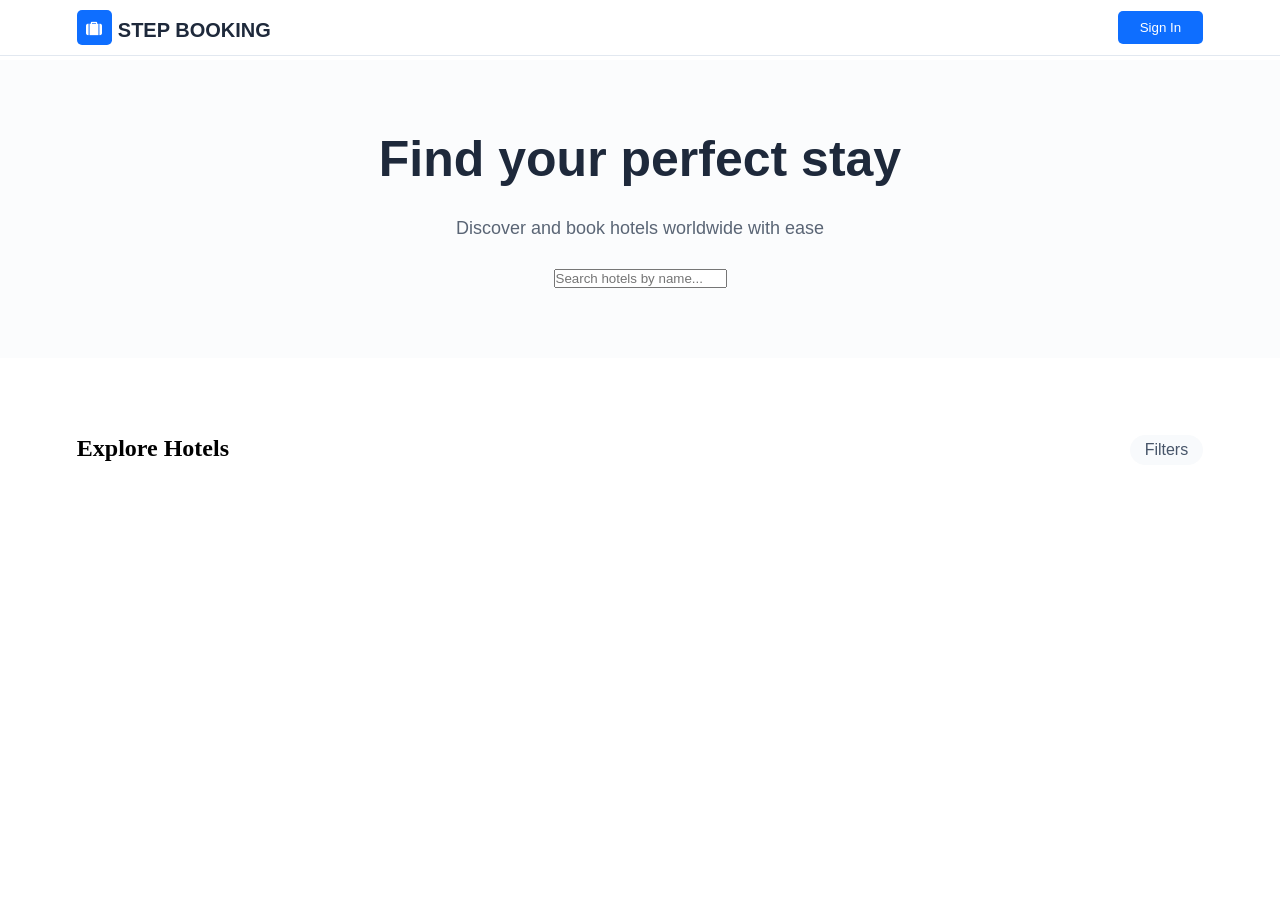
<file: HTML/index.html>
<!doctype html>
<html lang="en">
  <head>
    <meta charset="UTF-8" />
    <meta name="viewport" content="width=device-width, initial-scale=1.0" />
    <title>STEP Booking</title>
    <link
      rel="stylesheet"
      href="https://cdnjs.cloudflare.com/ajax/libs/font-awesome/4.7.0/css/font-awesome.min.css"
    />
    <link rel="stylesheet" href="/CSS/pages/main.css" />
    <link rel="stylesheet" href="/CSS/pages/index.css" />
  </head>
  <body>
    <header>
      <a href="/HTML/index.html">
        <div>
          <i class="fa fa-solid fa-suitcase"></i>
        </div>
        <h2>STEP BOOKING</h2>
      </a>

      <div class="nav" id="loggedOut">
        <a href="/HTML/auth/signin.html">
          <button class="signInBtn">Sign In</button>
        </a>

        <button class="burger" id="burgerMenu">
          <i class="fa fa-solid fa-bars"></i>
        </button>

        <nav class="navInactive" id="respNavMenu">
          <a href="/HTML/index.html"><button>Home</button></a>
          <div class="dividerDiv"></div>
          <a href="/HTML/auth/signin.html"><button>Sign In</button></a>
          <a href="/HTML/auth/signup.html"><button>Register</button></a>
        </nav>
      </div>

      <div class="nav" id="loggedIn">
        <a href="/HTML/profile/user.html">
          <button class="userPage" id="userPfpCont"><p id="userPfp"></p></button>
        </a>

        <button class="burger" id="burgerMenuLoggedIn">
          <i class="fa fa-solid fa-bars"></i>
        </button>

        <nav class="navInactive" id="respNavMenuLoggedIn">
          <a href="/HTML/index.html"><button>Home</button></a>
          <div class="dividerDiv"></div>
          <a href="/HTML/profile/user.html"><button>Sign In</button></a>
          <a href="/HTML/profile/reservations.html"
            ><button>Register</button></a
          >
          <button id="logoutBtn" class="logoutBtn">Log Out</button>
        </nav>
      </div>
    </header>

    <main>
      <section class="heroSect">
        <h2>Find your perfect stay</h2>
        <p>Discover and book hotels worldwide with ease</p>
        <div class="searchBarDiv">
          <input
            type="text"
            name=""
            id="searchBar"
            placeholder="Search hotels by name..."
          />
        </div>
      </section>

      <section class="hotelsSect">
        <div class="exploreDiv">
          <h2>Explore Hotels</h2>
          <button id="filtersBtn" class="filersBtn">Filters</button>
        </div>
        <div id="appliedFilters"></div>
        <div id="filtersMenu" class="filtersMenu"></div>
        <div id="hotelContainer" class="hotelscont">
          <!-- <a href="">
            <div> <div>
            <i class="fa-solid fa-star"></i>
            <p></p>
          </div>
              <img src="" alt="" />
              <h3></h3>
              <div>
                <div></div>
                <p>rooms</p>
              </div>
            </div>
          </a> -->
        </div>
      </section>
    </main>
  </body>
  <script type="module" src="/JS/PRODUCTS/HOTELS.js"></script>
  <script type="module" src="/JS/HEADERLOAD.js"></script>
</html>
</file>
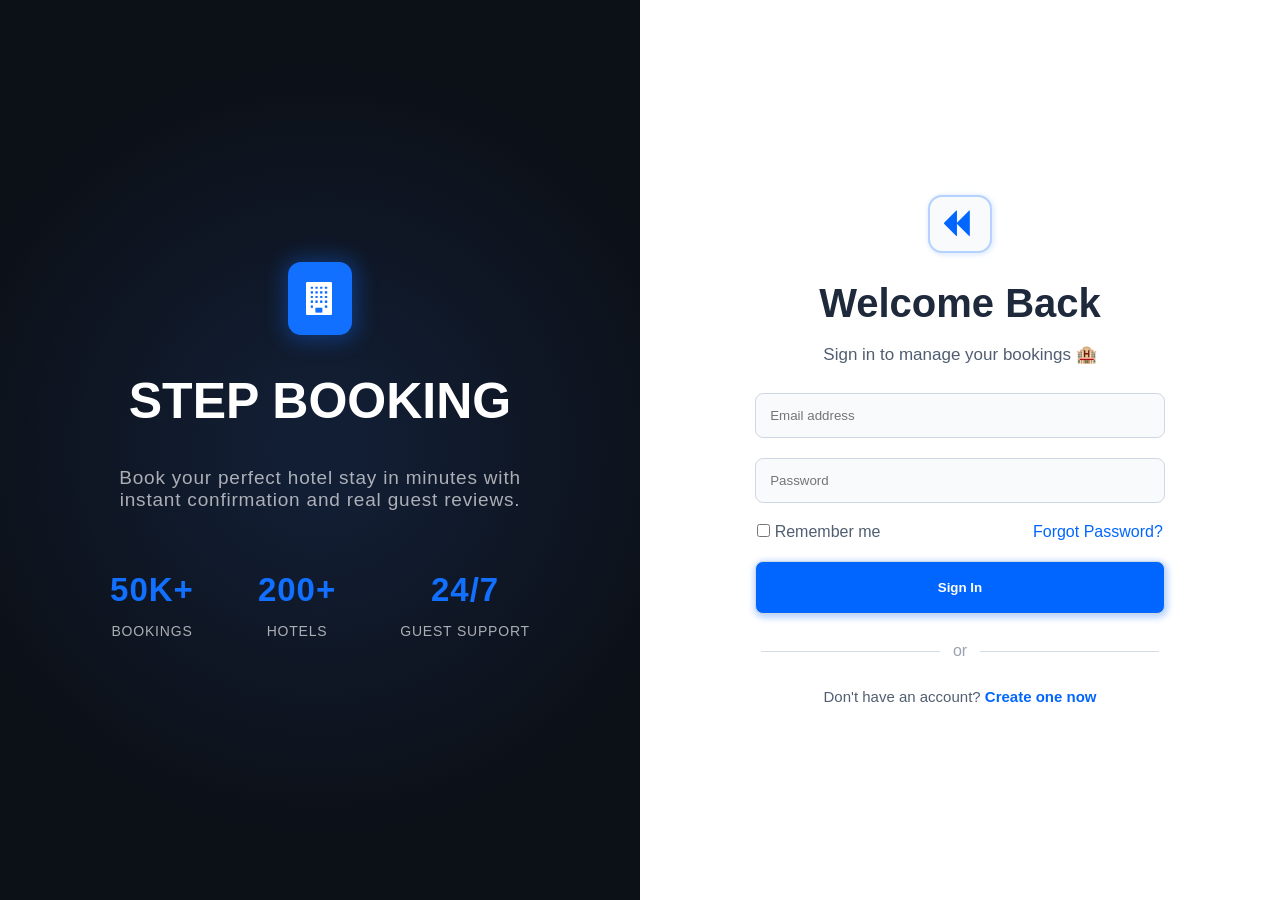
<file: HTML/auth/signin.html>
<!doctype html>
<html lang="en">
  <head>
    <meta charset="UTF-8" />
    <meta name="viewport" content="width=device-width, initial-scale=1.0" />
    <title>Sign In</title>
    <link
      rel="stylesheet"
      href="https://cdnjs.cloudflare.com/ajax/libs/font-awesome/4.7.0/css/font-awesome.min.css"
    />
    <link rel="stylesheet" href="/CSS/pages/registration/signin.css" />
  </head>
  <body>
    <section class="asideSect">
      <div class="titles">
        <div>
          <i class="fa fa-regular fa-building"></i>
        </div>
        <h2>STEP BOOKING</h2>
        <p>
          Book your perfect hotel stay in minutes with instant confirmation and
          real guest reviews.
        </p>
      </div>

      <div class="info">
        <div>
          <h3>50K+</h3>
          <p>Bookings</p>
        </div>

        <div>
          <h3>200+</h3>
          <p>Hotels</p>
        </div>

        <div>
          <h3>24/7</h3>
          <p>Guest Support</p>
        </div>
      </div>
    </section>

    <section class="formSect">
      <div class="topDiv">
        <a href="/HTML/index.html"
          ><button>
            <i class="fa fa-solid fa-backward"></i>
          </button>
        </a>

        <h2>Welcome Back</h2>
        <p>Sign in to manage your bookings 🏨</p>
      </div>

      <form action="" id="signInForm">
        <input
          type="email"
          name=""
          id="signInEmailVal"
          placeholder="Email address"
          required
        />
        <input
          type="password"
          name=""
          id="signInPasswordVal"
          placeholder="Password"
          required
        />
        <div>
          <div class="rememberDiv">
            <input type="checkbox" name="rememberme" id="signInRememberMe" />
            <label for="rememberme">Remember me</label>
          </div>
          <a href="/HTML/auth/forgot-password.html">forgot password?</a>
        </div>
        <input type="submit" name="" id="" value="Sign In" class="sumbitBtn" />
      </form>

      <div class="divider">
        <div></div>
        <p>or</p>
        <div></div>
      </div>

      <div class="signUpDiv">
        <p>
          Don't have an account?
          <span><a href="signup.html">Create one now</a></span>
        </p>
      </div>
    </section>
  </body>
  <script type="module" src="/JS/AUTH/SIGNIN.js"></script>
</html>
</file>
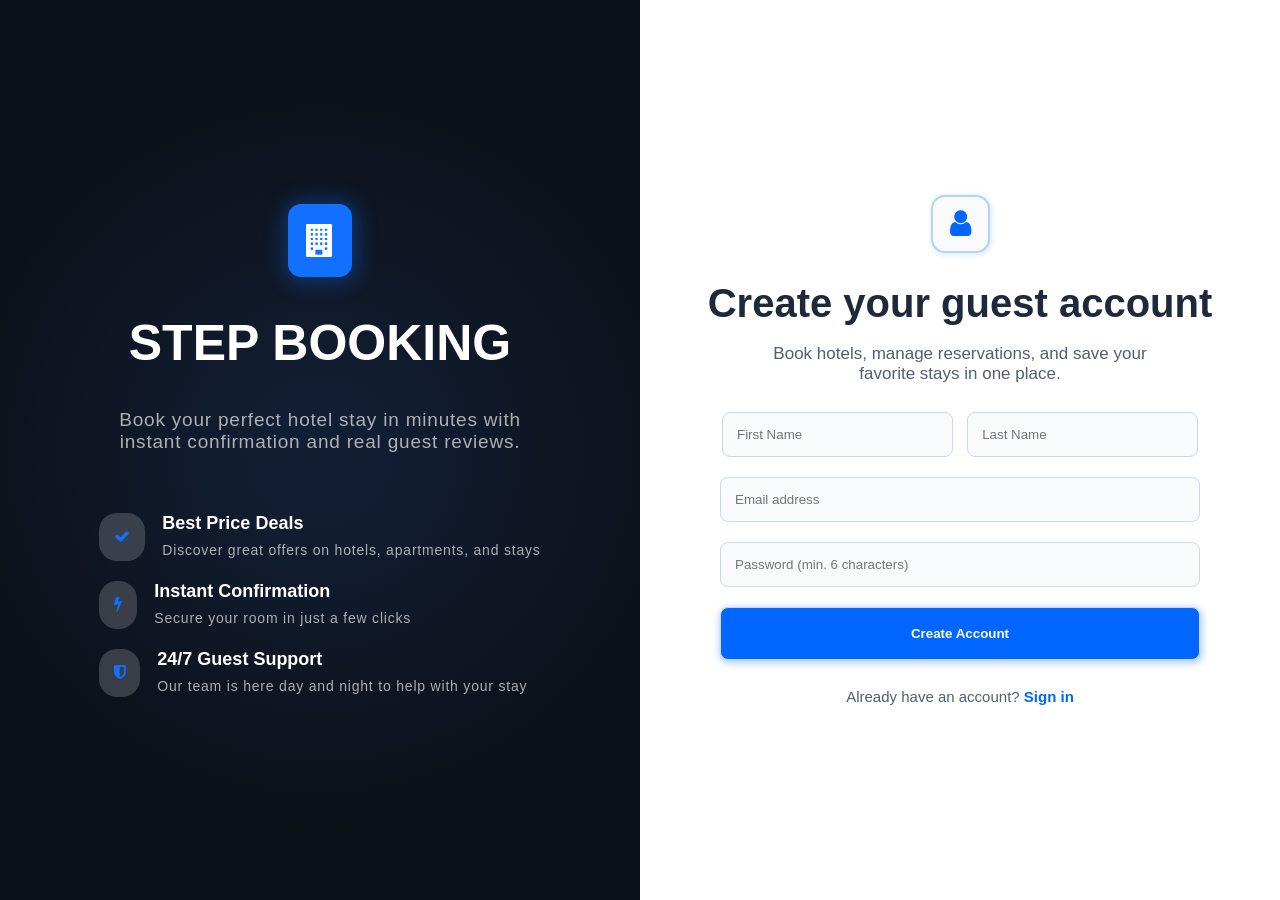
<file: HTML/auth/signup.html>
<!doctype html>
<html lang="en">
  <head>
    <meta charset="UTF-8" />
    <meta name="viewport" content="width=device-width, initial-scale=1.0" />
    <title>Sign Up</title>
   <link rel="stylesheet" href="https://cdnjs.cloudflare.com/ajax/libs/font-awesome/4.7.0/css/font-awesome.min.css">
    <link rel="stylesheet" href="/CSS/pages/registration/signup.css" />
  </head>
  <body>
    <section class="asideSect">
      <div class="titles">
        <div>
          <i class="fa fa-regular fa-building"></i>
        </div>
        <h2>STEP BOOKING</h2>
        <p>
          Book your perfect hotel stay in minutes with instant confirmation and
          real guest reviews.
        </p>
      </div>

      <div class="info">
        <div>
          <div class="iconDiv">
            <i class="fa fa-solid fa-check"></i>
          </div>
          <div class="textDiv">
            <h3>Best Price Deals</h3>
            <p>Discover great offers on hotels, apartments, and stays</p>
          </div>
        </div>

        <div>
          <div class="iconDiv">
            <i class="fa fa-solid fa-bolt"></i>
          </div>
          <div class="textDiv">
            <h3>Instant Confirmation</h3>
            <p>Secure your room in just a few clicks</p>
          </div>
        </div>

        <div>
          <div class="iconDiv">
            <i class="fa fa-solid fa-shield"></i>
          </div>
          <div class="textDiv">
            <h3>24/7 Guest Support</h3>
            <p>Our team is here day and night to help with your stay</p>
          </div>
        </div>
      </div>
    </section>

    <section class="formSect">
      <div class="topDiv">
        <a href="/HTML/index.html"
          ><button>
            <i class="fa fa-regular fa-user"></i></button
        ></a>

        <h2>Create your guest account</h2>
        <p>
          Book hotels, manage reservations, and save your favorite stays in one
          place.
        </p>
      </div>

      <form action="" id="regForm">
        <div class="names">
          <input
            type="text"
            name=""
            id="regFistNameInp"
            placeholder="First Name"
          />
          <input
            type="text"
            name=""
            id="regLastNameInp"
            placeholder="Last Name"
          />
        </div>
        <input
          type="email"
          name=""
          id="regEmailInp"
          placeholder="Email address"
        />
        <input
          type="password"
          name=""
          id="regPasswordInp"
          placeholder="Password (min. 6 characters)"
        />
        <input
          type="submit"
          name=""
          id="regSubmit"
          value="Create Account"
          class="sumbitBtn"
        />
      </form>
      <div class="signUpDiv">
        <p>
          Already have an account?
          <span><a href="signin.html">Sign in</a></span>
        </p>
      </div>
    </section>
  </body>

  <script type="module" src="/JS/AUTH/REGISTER.js"></script>
</html>
</file>
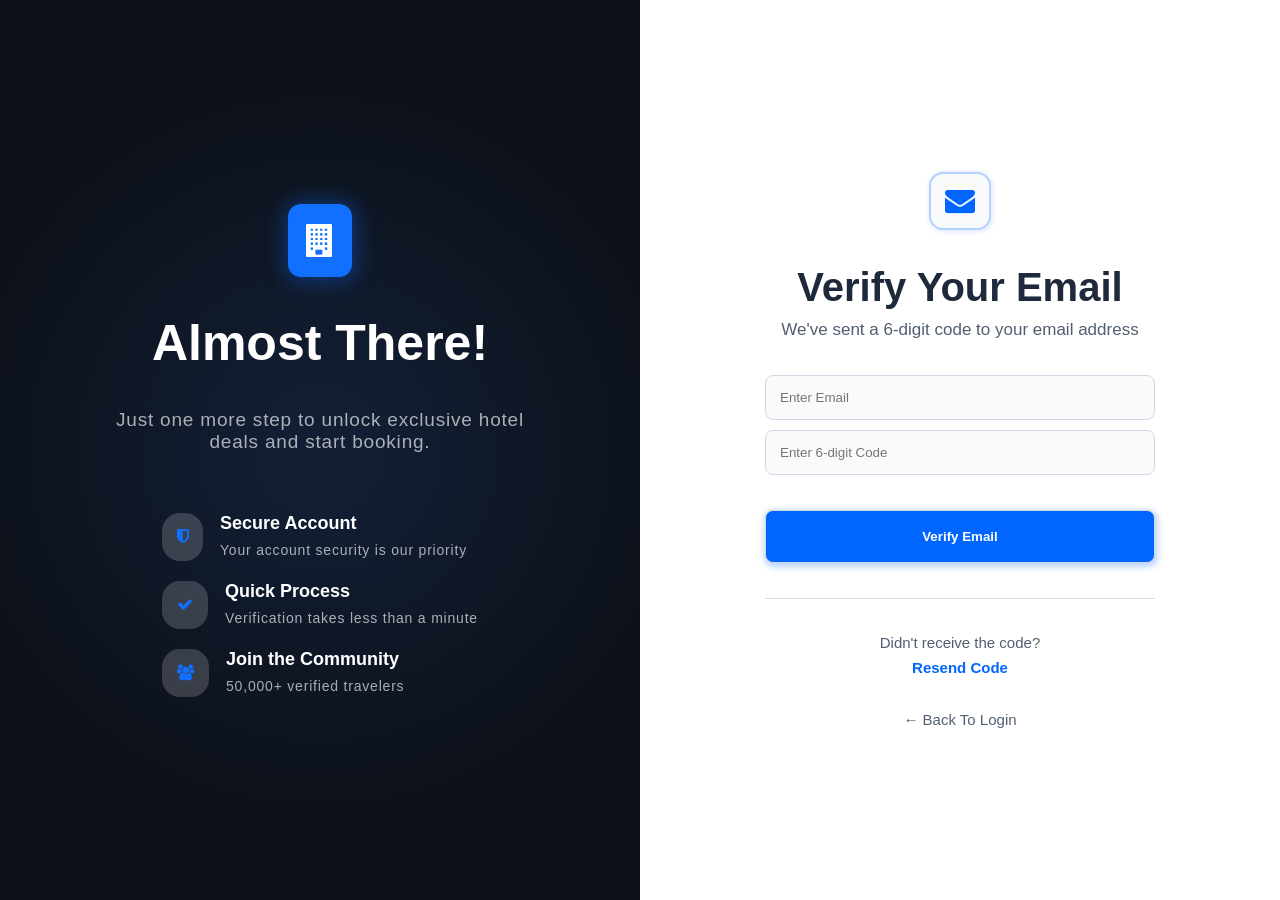
<file: HTML/auth/verification.html>
<!doctype html>
<html lang="en">
  <head>
    <meta charset="UTF-8" />
    <meta name="viewport" content="width=device-width, initial-scale=1.0" />
    <title>Verify</title>
    <link
      rel="stylesheet"
      href="https://cdnjs.cloudflare.com/ajax/libs/font-awesome/4.7.0/css/font-awesome.min.css"
    />
    <link rel="stylesheet" href="/CSS/pages/registration/verification.css" />
  </head>
  <body>
    <section class="asideSect">
      <div class="titles">
        <div>
          <i class="fa fa-regular fa-building"></i>
        </div>
        <h2>Almost There!</h2>
        <p>
          Just one more step to unlock exclusive hotel deals and start booking.
        </p>
      </div>

      <div class="info">
        <div>
          <div class="iconDiv">
            <i class="fa fa-solid fa-shield"></i>
          </div>
          <div class="textDiv">
            <h3>Secure Account</h3>
            <p>Your account security is our priority</p>
          </div>
        </div>

        <div>
          <div class="iconDiv">
            <i class="fa fa-solid fa-check"></i>
          </div>
          <div class="textDiv">
            <h3>Quick Process</h3>
            <p>Verification takes less than a minute</p>
          </div>
        </div>

        <div>
          <div class="iconDiv">
            <i class="fa fa-solid fa-users"></i>
          </div>
          <div class="textDiv">
            <h3>Join the Community</h3>
            <p>50,000+ verified travelers</p>
          </div>
        </div>
      </div>
    </section>

    <section class="formSect">
      <div class="iconDiv">
        <i class="fa fa-regular fa-envelope"></i>
      </div>

      <div class="topDiv">
        <h2>Verify Your Email</h2>
        <p>We've sent a 6-digit code to your email address</p>
      </div>

      <form action="" id="verifForm">
        <input type="email" name="" id="verifEmail" placeholder="Enter Email" />
        <input
          type="text"
          name=""
          id="verifCode"
          placeholder="Enter 6-digit Code"
        />
        <input
          type="submit"
          name=""
          id=""
          class="sumbitBtn"
          value="Verify Email"
        />
      </form>

      <div class="dividerDiv"></div>

      <div class="resendDiv">
        <p>Didn't receive the code?</p>
        <button id="resend">Resend Code</button>
      </div>

      <a href="/HTML/auth/signin.html" class="backToLoginBtn"
        ><button>← Back To Login</button></a
      >
    </section>
  </body>
  <script type="module" src="/JS/AUTH/VERIFY.js"></script>
</html>
</file>
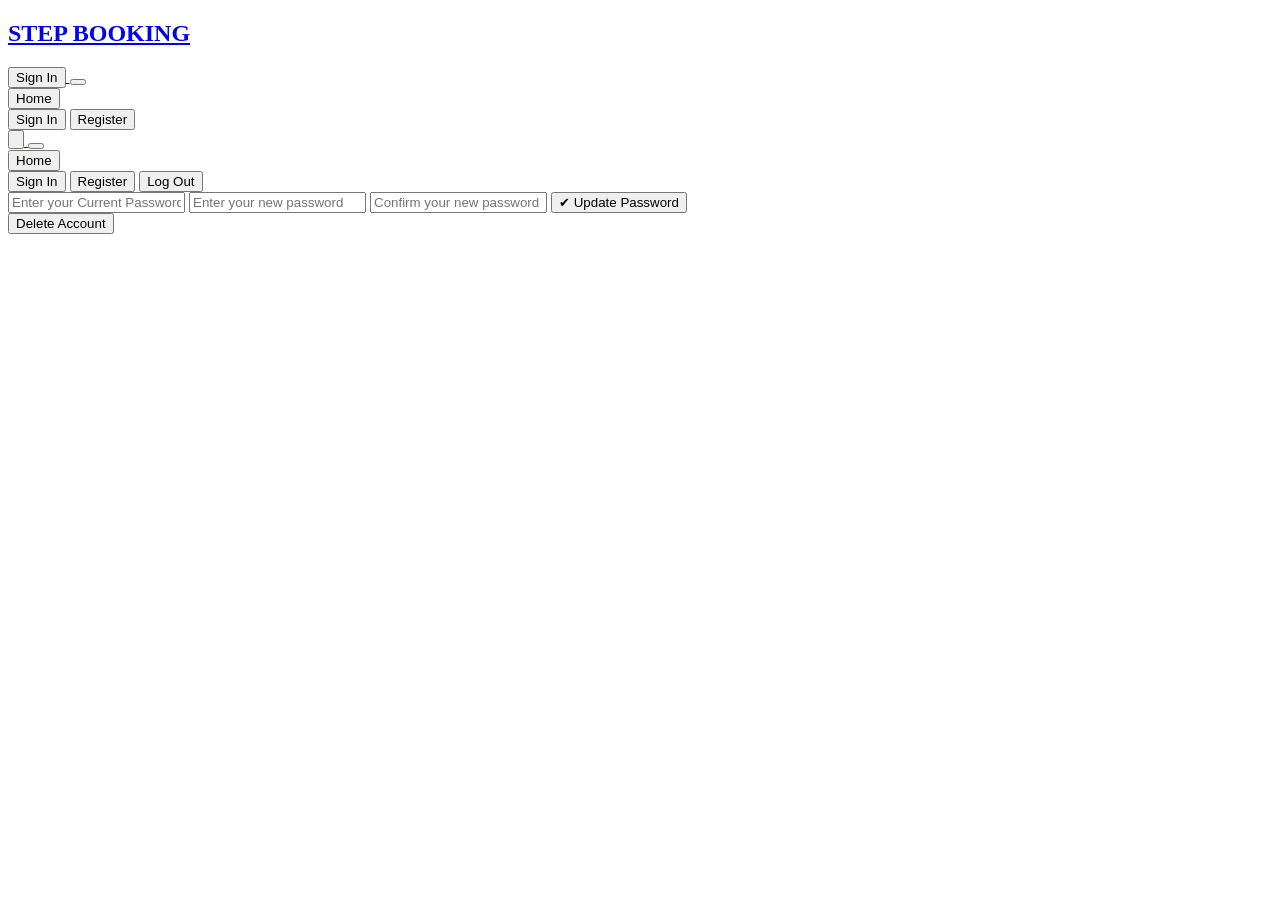
<file: HTML/profile/settings.html>
<!doctype html>
<html lang="en">
  <head>
    <meta charset="UTF-8" />
    <meta name="viewport" content="width=device-width, initial-scale=1.0" />
    <title>Settings</title>
  </head>
  <body>
    <header>
      <a href="/HTML/index.html">
        <div>
          <i class="fa fa-solid fa-suitcase"></i>
        </div>
        <h2>STEP BOOKING</h2>
      </a>

      <div class="nav" id="loggedOut">
        <a href="/HTML/auth/signin.html">
          <button class="signInBtn">Sign In</button>
        </a>

        <button class="burger" id="burgerMenu">
          <i class="fa fa-solid fa-bars"></i>
        </button>

        <nav class="navInactive" id="respNavMenu">
          <a href="/HTML/index.html"><button>Home</button></a>
          <div class="dividerDiv"></div>
          <a href="/HTML/auth/signin.html"><button>Sign In</button></a>
          <a href="/HTML/auth/signup.html"><button>Register</button></a>
        </nav>
      </div>

      <div class="nav" id="loggedIn">
        <a href="/HTML/profile/user.html">
          <button class="userPage" id="userPfpCont">
            <p id="userPfp"></p>
          </button>
        </a>

        <button class="burger" id="burgerMenuLoggedIn">
          <i class="fa fa-solid fa-bars"></i>
        </button>

        <nav class="navInactive" id="respNavMenuLoggedIn">
          <a href="/HTML/index.html"><button>Home</button></a>
          <div class="dividerDiv"></div>
          <a href="/HTML/profile/user.html"><button>Sign In</button></a>
          <a href="/HTML/profile/reservations.html"
            ><button>Register</button></a
          >
          <button id="logoutBtn" class="logoutBtn">Log Out</button>
        </nav>
      </div>
    </header>

    <!-- INPUT ASIDE FROM USER PAGE -->
    <form action="" id="resetPsword">
      <input
        type="text"
        id="currentPsword"
        placeholder="Enter your Current Password"
      />
      <input
        type="text"
        name=""
        id="newPsword"
        placeholder="Enter your new password"
      />
      <input
        type="text"
        name=""
        id="confirmNewPsword"
        placeholder="Confirm your new password"
      />

      <input type="submit" name="" id="" value="✔ Update Password" />
    </form>

    <button id="deleteUser">Delete Account</button>
  </body>
  <script type="module" src="/JS/PROFILE/USERSETTINGS.js"></script>
  <script type="module" src="/JS/HEADERLOAD.js"></script>
</html>
</file>
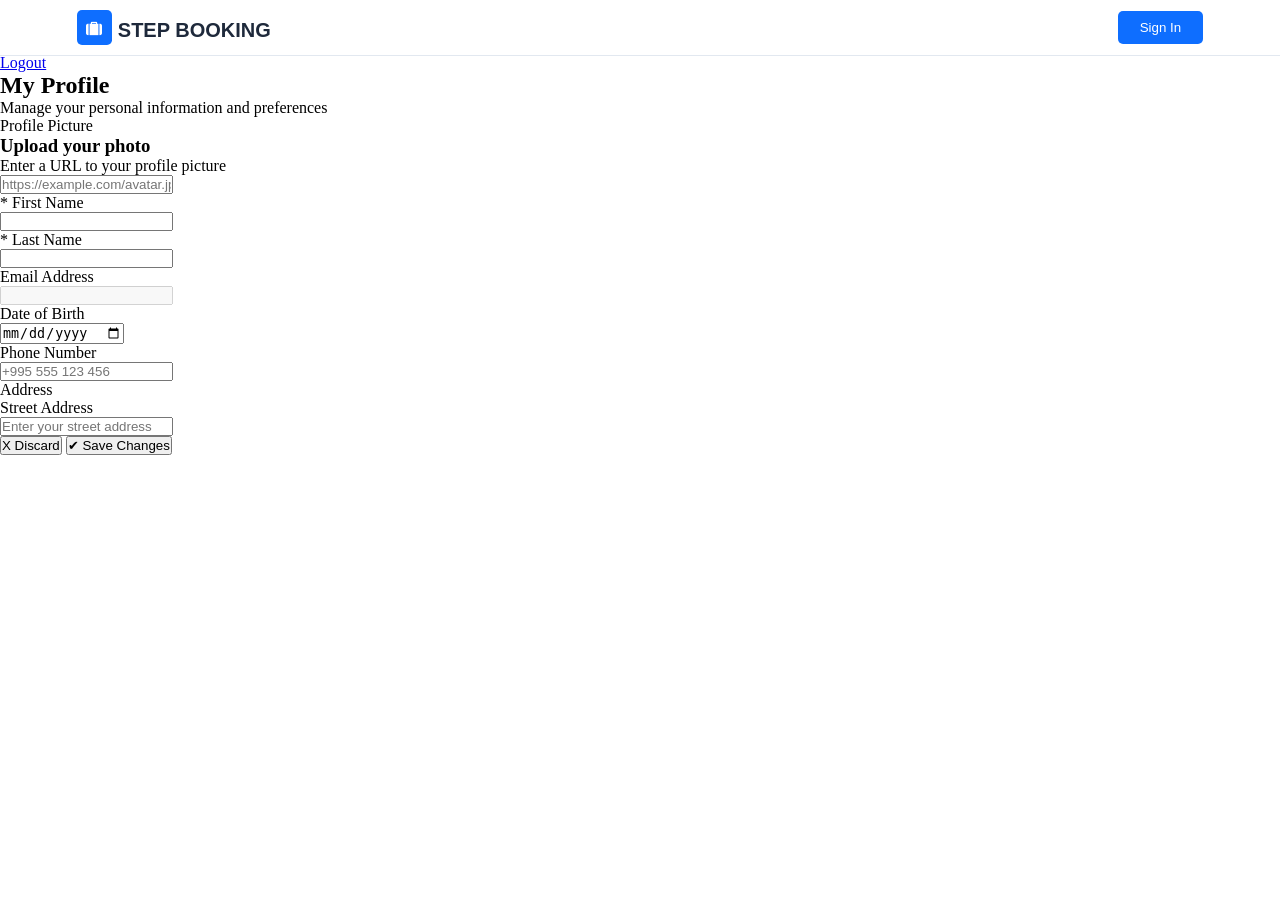
<file: HTML/profile/user.html>
<!doctype html>
<html lang="en">
  <head>
    <meta charset="UTF-8" />
    <meta name="viewport" content="width=device-width, initial-scale=1.0" />
    <title>Profile</title>
    <link
      rel="stylesheet"
      href="https://cdnjs.cloudflare.com/ajax/libs/font-awesome/4.7.0/css/font-awesome.min.css"
    />
    <link rel="stylesheet" href="/CSS/pages/main.css" />
    <link rel="stylesheet" href="/CSS/pages/profile/user.css" />
  </head>
  <body>
    <header>
      <a href="/HTML/index.html">
        <div>
          <i class="fa fa-solid fa-suitcase"></i>
        </div>
        <h2>STEP BOOKING</h2>
      </a>

      <div class="nav" id="loggedOut">
        <a href="/HTML/auth/signin.html">
          <button class="signInBtn">Sign In</button>
        </a>

        <button class="burger" id="burgerMenu">
          <i class="fa fa-solid fa-bars"></i>
        </button>

        <nav class="navInactive" id="respNavMenu">
          <a href="/HTML/index.html"><button>Home</button></a>
          <div class="dividerDiv"></div>
          <a href="/HTML/auth/signin.html"><button>Sign In</button></a>
          <a href="/HTML/auth/signup.html"><button>Register</button></a>
        </nav>
      </div>

      <div class="nav" id="loggedIn">
        <a href="/HTML/profile/user.html">
          <button class="userPage" id="userPfpCont">
            <p id="userPfp"></p>
          </button>
        </a>

        <button class="burger" id="burgerMenuLoggedIn">
          <i class="fa fa-solid fa-bars"></i>
        </button>

        <nav class="navInactive" id="respNavMenuLoggedIn">
          <a href="/HTML/index.html"><button>Home</button></a>
          <div class="dividerDiv"></div>
          <a href="/HTML/profile/user.html"><button>Sign In</button></a>
          <a href="/HTML/profile/reservations.html"
            ><button>Register</button></a
          >
          <button id="logoutBtn" class="logoutBtn">Log Out</button>
        </nav>
      </div>
    </header>

    <main>
      <aside>
        <div class="profileSect">
          <div class="profilePic" id="profilePic"></div>
          <div class="namesCont">
            <p id="userNameProf"></p>
            <p id="emailProf"></p>
          </div>
        </div>
        <div class="navSect">
          <a
            href="/HTML/profile/user.html"
            id="myProfile"
            class="profileNavInactive"
          >
            <div>
              <div>
                <!-- icon goes here -->
              </div>
              <p>My Profile</p>
            </div>
          </a>

          <a
            href="/HTML/profile/reservations.html"
            id="myReservations"
            class="profileNavInactive"
          >
            <div>
              <div>
                <!-- icon goes here -->
              </div>
              <p>Reservations</p>
            </div>
          </a>

          <a
            href="/HTML/profile/settings.html"
            id="mySettings"
            class="profileNavInactive"
          >
            <div>
              <div>
                <!-- icon goes here -->
              </div>
              <p>Settings</p>
            </div>
          </a>
        </div>
        <div class="logoutSect">
          <a
            href="/HTML/profile/settings.html"
            id="logOutBtn"
            class="logOutBtn"
          >
            <div>
              <div>
                <!-- icon goes here -->
              </div>
              <p>Logout</p>
            </div>
          </a>
        </div>
      </aside>

      <section>
        <h2>My Profile</h2>
        <p>Manage your personal information and preferences</p>
        <form action="" id="userForm">
          <div class="pfpSect">
            <p>
              <span><!-- icon goes here --></span>
              Profile Picture
            </p>

            <div class="changePfpCont">
              <div class="profilePicSetting" id="formProfilePic">
                <h3 id="profilePic"></h3>
              </div>

              <div class="actualInputField">
                <h3>Upload your photo</h3>
                <p>Enter a URL to your profile picture</p>
                <input
                  type="text"
                  name=""
                  id="userPfpLink"
                  placeholder="https://example.com/avatar.jpg"
                />
              </div>
            </div>
          </div>

          <div class="Personal Information">
            <div class="flexDivs">
              <div class="names">
                <label for="firstName"> <span>*</span> First Name </label>
                <div>
                  <!-- icon goes here -->
                  <input type="text" name="firstName" id="userFirstName" />
                </div>

                <label for="lastName"> <span>*</span> Last Name </label>
                <div>
                  <!-- icon goes here -->
                  <input type="text" name="lastName" id="userLasttName" />
                </div>
              </div>

              <div class="emailDiv">
                <label for="email">Email Address</label>
                <div>
                  <!-- icon goes here -->
                  <input type="email" name="email" id="userEmail" disabled />
                  <!-- icon goes here -->
                </div>
              </div>

              <div class="FlexDivs">
                <div>
                  <label for="birthday">Date of Birth</label>
                  <div>
                    <!-- icon goes here -->
                    <input
                      type="date"
                      name="birthday"
                      id="userBirthDate"
                      placeholder="select your birth date"
                    />
                  </div>
                </div>

                <div>
                  <label for="phone">Phone Number</label>
                  <div>
                    <!-- icon goes here -->
                    <input
                      type="text"
                      name="phone"
                      id="userPhoneNum"
                      placeholder="+995 555 123 456"
                    />
                  </div>
                </div>
              </div>
            </div>
          </div>

          <div class="addressSect">
            <p>
              <span><!-- icon goes here --></span> Address
            </p>

            <div>
              <label for="address">Street Address</label>
              <div>
                <!-- icon goes here -->
                <input
                  type="text"
                  name="address"
                  id="userAddress"
                  placeholder="Enter your street address"
                />
              </div>
            </div>
          </div>

          <button id="DiscardBtn" class="DiscardBtn">X Discard</button>
          <input type="submit" name="" id="submitBtn" value="✔ Save Changes" />
        </form>
      </section>
    </main>
  </body>
  <script type="module" src="/JS/PROFILE/USER.js"></script>
  <script type="module" src="/JS/HEADERLOAD.js"></script>
</html>
</file>
<file: CSS/pages/main.css>
* {
  margin: 0;
  padding: 0;
  box-sizing: border-box;
}

header {
  display: flex;
  flex-direction: row;
  align-items: center;
  justify-content: space-between;
  padding: 10px 6%;
  position: fixed;
  width: 100%;
  background-color: #ffffff;
  border-bottom: 1px solid #e2e8f0;
  z-index: 999;
}
header > a {
  display: flex;
  flex-direction: row;
  align-items: center;
  justify-content: center;
  gap: 6px;
  text-decoration: none;
}
header > a h2 {
  color: #1e293b;
  font-family: sans-serif;
  font-size: 20px;
  margin-top: 6px;
}
header > a > div {
  background-color: #0e6eff;
  height: 35px;
  width: 35px;
  border-radius: 5px;
  display: flex;
  align-items: center;
  justify-content: center;
}
header > a > div i {
  color: white;
}
header .nav {
  display: flex;
  gap: 20px;
  align-items: center;
}
header .nav a {
  text-decoration: none;
}
header .nav a .signInBtn {
  border: none;
  background-color: #0e6eff;
  padding: 9px 22px;
  border-radius: 5px;
  position: relative;
  color: white;
  transition: 0.5s;
}
header .nav a .signInBtn:hover {
  cursor: pointer;
  bottom: 1px;
  background-color: #2d7ef9;
}
header .nav a .userPage {
  height: 43px;
  width: 43px;
  background-color: transparent;
  border: 1px solid #e2e8f0;
  border-radius: 100%;
  cursor: pointer;
  transition: 0.3s;
  display: flex;
  justify-content: center;
  align-items: center;
}
header .nav a .userPage:hover {
  border: 1px solid #0e6eff;
  background-color: rgba(14, 110, 255, 0.0666666667);
}
header .nav a .userPage p {
  background-color: #0e6eff;
  height: 33px;
  width: 33px;
  border-radius: 100%;
  display: flex;
  justify-content: center;
  align-items: center;
  color: white;
  text-transform: uppercase;
  font-size: 14px;
  font-weight: 700;
}
header .nav a .userPage img {
  height: 33px;
  width: 33px;
  border-radius: 100%;
  object-fit: cover;
}
header .nav .burger {
  background-color: transparent;
  border: none;
  cursor: pointer;
  font-size: 27px;
  color: #1e293b;
  display: none;
}
header .nav nav {
  height: 100%;
  width: 100%;
  position: absolute;
  position: fixed;
  top: 56px;
  left: 0;
  background-color: rgba(255, 255, 255, 0.967);
  display: flex;
  flex-direction: column;
  row-gap: 10px;
  padding: 6%;
  transition: 0.4s;
}
header .nav nav a {
  text-decoration: none;
}
header .nav nav a button {
  text-align: start;
  width: 100%;
  background-color: transparent;
  border: none;
  padding: 20px;
  transition: 0.2s;
  border-radius: 15px;
  cursor: pointer;
}
header .nav nav a button:hover {
  background-color: rgba(14, 110, 255, 0.0274509804);
  color: #0e6eff;
}
header .nav nav .logoutBtn {
  text-align: start;
  width: 100%;
  background-color: transparent;
  border: none;
  padding: 20px;
  transition: 0.2s;
  border-radius: 15px;
  cursor: pointer;
}
header .nav nav .logoutBtn:hover {
  background-color: rgba(239, 68, 68, 0.0274509804);
  color: #ef4444;
}
header .nav nav .dividerDiv {
  background-color: #e2e8f0;
  height: 1px;
}
header .nav .navInactive {
  opacity: 0%;
  display: none;
}

#loggedIn {
  display: none;
}

@media (max-width: 1024px) {
  header .nav .burger {
    display: flex;
  }
}
@media (max-width: 768px) {
  header .nav a .userPage {
    display: none;
  }
  header .nav .signInBtn {
    display: none;
  }
}

/*# sourceMappingURL=main.css.map */
</file>
<file: CSS/pages/index.css>
main {
  padding-top: 60px;
  font-size: 16px;
}

.heroSect {
  display: flex;
  flex-direction: column;
  align-items: center;
  justify-content: center;
  padding: 70px;
  row-gap: 30px;
  background-color: #fbfcfd;
}
.heroSect h2 {
  font-size: 50px;
  font-family: sans-serif;
  color: #1e293b;
  font-weight: 600;
}
.heroSect > p {
  color: #5a6575;
  font-family: sans-serif;
  font-size: 18px;
}

.hotelsSect {
  padding: 6%;
}
.hotelsSect .exploreDiv {
  display: flex;
  justify-content: space-between;
  margin-bottom: 30px;
}
.hotelsSect .exploreDiv .filersBtn {
  font-size: 16px;
  background-color: #f8fafc;
  color: #475569;
  border: 1px solid #f8fafc;
  border-radius: 50px;
  padding: 5px 14px;
  cursor: pointer;
}
.hotelsSect .exploreDiv .filersBtnActive {
  font-size: 16px;
  background-color: #f1f5f9;
  border: 1px solid #dee1e5;
  color: #1e293b;
  border-radius: 50px;
  padding: 5px 14px;
  cursor: pointer;
}
.hotelsSect .hotelscont {
  display: flex;
  flex-wrap: wrap;
  column-gap: 3.3%;
  row-gap: 18px;
}
.hotelsSect .hotelscont > a {
  width: 31%;
  text-decoration: none;
  transition: 0.5s;
}
.hotelsSect .hotelscont > a .card {
  border: 1px solid #bfd3de;
  border-radius: 15px;
  overflow: hidden;
  display: flex;
  flex-direction: column;
  row-gap: 10px;
  position: relative;
  box-shadow: 1px 1px 10px 4px rgba(0, 0, 0, 0.066);
  transition: 0.4s;
}
.hotelsSect .hotelscont > a .card .imgDiv {
  width: 100%;
  height: 16vw;
  overflow: hidden;
}
.hotelsSect .hotelscont > a .card .imgDiv .image {
  width: 100%;
  height: 16vw;
  object-fit: cover;
  transition: 0.3s;
}
.hotelsSect .hotelscont > a .card h3 {
  color: #1e293b;
  font-family: sans-serif;
  font-size: 19px;
  padding-left: 18px;
}
.hotelsSect .hotelscont > a .card .rev {
  display: flex;
  justify-content: space-between;
  padding: 0 18px 15px 18px;
  color: #5a6575;
  font-family: sans-serif;
  font-size: 16px;
}
.hotelsSect .hotelscont > a .card .rev > div i {
  color: #f59e0b;
}
.hotelsSect .hotelscont > a .card .hotStars {
  display: flex;
  color: #f59e0b;
  position: absolute;
  top: 7px;
  left: 7px;
  background-color: rgba(12, 18, 25, 0.7764705882);
  padding: 2px 6px;
  border-radius: 6px;
  font-size: 15px;
  display: flex;
  align-items: center;
  gap: 5px;
  z-index: 4;
}
.hotelsSect .hotelscont > a .card .hotStars i {
  font-size: 10px;
  padding-top: 2px;
}
.hotelsSect .hotelscont > a .card .hotStars p {
  font-weight: 700;
}
.hotelsSect .hotelscont > a .card:hover {
  box-shadow: 1px 1px 30px 9px rgba(0, 0, 0, 0.127);
  bottom: 1px;
  transition: 0.5s;
}
.hotelsSect .hotelscont > a .card:hover .image {
  scale: 105%;
}

/*# sourceMappingURL=index.css.map */
</file>
<file: CSS/pages/registration/signin.css>
* {
  margin: 0;
  padding: 0;
  box-sizing: border-box;
}

html {
  height: 100%;
}

body {
  display: flex;
  font-size: 16px;
  font-family: sans-serif;
  height: 100%;
}

.asideSect {
  background: #111928;
  background: radial-gradient(circle, rgb(18, 30, 52) 8%, rgb(12, 16, 23) 70%);
  width: 50%;
  height: 100%;
  display: flex;
  flex-direction: column;
  align-items: center;
  justify-content: center;
  gap: 60px;
  color: white;
}
.asideSect .titles {
  display: flex;
  flex-direction: column;
  align-items: center;
  justify-content: center;
  text-align: center;
  row-gap: 37px;
}
.asideSect .titles > div {
  background-color: #1170ff;
  border-radius: 13px;
  padding: 20px 18px;
  display: flex;
  align-items: center;
  justify-content: center;
  font-size: 33px;
  box-shadow: 1px 1px 20px 5px rgba(17, 112, 255, 0.3333333333);
}
.asideSect .titles h2 {
  font-size: 50px;
  font-weight: 800;
}
.asideSect .titles p {
  width: 70%;
  font-size: 19px;
  letter-spacing: 0.8px;
  opacity: 65%;
}
.asideSect .info {
  display: flex;
  column-gap: 10%;
  width: 100%;
  justify-content: center;
  align-items: center;
}
.asideSect .info div {
  display: flex;
  flex-direction: column;
  text-align: center;
  gap: 14px;
}
.asideSect .info div h3 {
  font-size: 33px;
  color: #1170ff;
  font-weight: 800;
  letter-spacing: 1px;
}
.asideSect .info div p {
  font-size: 14px;
  letter-spacing: 0.8px;
  opacity: 65%;
  text-transform: uppercase;
}

.formSect {
  display: flex;
  flex-direction: column;
  align-items: center;
  justify-content: center;
  width: 50%;
  height: 100%;
  gap: 28px;
}
.formSect .topDiv {
  display: flex;
  flex-direction: column;
  align-items: center;
  justify-content: center;
  gap: 18px;
}
.formSect .topDiv > a {
  margin-bottom: 10px;
}
.formSect .topDiv > a button {
  color: #0066ff;
  background-color: #f8fafc;
  border: 2px solid #b4d2fd;
  box-shadow: 1px 1px 5px 1px rgba(180, 210, 253, 0.4352941176);
  font-size: 30px;
  font-weight: 100;
  padding: 10px 20px 10px 12px;
  border-radius: 14px;
  transition: 0.2s;
}
.formSect .topDiv > a button:hover {
  box-shadow: 1px 1px 15px 1px rgba(180, 210, 253, 0.8745098039);
  background-color: #f0f4f9;
  cursor: pointer;
}
.formSect .topDiv h2 {
  color: #1e293b;
  font-size: 40px;
  font-weight: 700;
}
.formSect .topDiv p {
  color: #515e71;
  font-size: 17px;
}
.formSect form {
  display: flex;
  flex-direction: column;
  width: 64%;
  gap: 20px;
}
.formSect form input {
  padding: 14px;
  background-color: #f8fafc;
  border: 1px solid #ced8e4;
  border-radius: 8px;
}
.formSect form .sumbitBtn {
  background-color: #0066ff;
  color: white;
  padding: 18px;
  box-shadow: 1px 2px 6px 2px rgba(0, 102, 255, 0.2784313725);
  transition: 0.2s;
  font-weight: 600;
}
.formSect form .sumbitBtn:hover {
  cursor: pointer;
  position: relative;
  bottom: 2px;
  background-color: #1f77fb;
  box-shadow: 1px 4px 5px 3px rgba(0, 102, 255, 0.3254901961);
}
.formSect form > div {
  display: flex;
  justify-content: space-between;
  padding: 0 2px;
}
.formSect form > div div {
  cursor: pointer;
}
.formSect form > div div label {
  cursor: pointer;
  color: #515e71;
}
.formSect form > div div input {
  cursor: pointer;
}
.formSect form > div a {
  text-decoration: none;
  color: #0066ff;
  text-transform: capitalize;
}
.formSect .divider {
  width: 100%;
  display: flex;
  justify-content: center;
  align-items: center;
  gap: 13px;
}
.formSect .divider div {
  height: 1px;
  width: 28%;
  background-color: rgba(206, 216, 228, 0.8745098039);
}
.formSect .divider p {
  color: #9aa3af;
}
.formSect .signUpDiv p {
  color: #515e71;
  font-size: 15px;
}
.formSect .signUpDiv p span a {
  color: #0066ff;
  text-decoration: none;
  font-weight: 600;
}

@media (max-width: 1024px) {
  .asideSect {
    display: none;
  }
  .formSect {
    width: 100%;
  }
  .formSect form {
    width: 50%;
  }
}
@media (max-width: 768px) {
  form {
    width: 70% !important;
  }
  .rememberDiv {
    display: flex;
    flex-direction: column;
    align-items: start;
  }
}

/*# sourceMappingURL=signin.css.map */
</file>
<file: CSS/pages/registration/signup.css>
* {
  margin: 0;
  padding: 0;
  box-sizing: border-box;
}

html {
  height: 100%;
}

body {
  display: flex;
  font-size: 16px;
  font-family: sans-serif;
  height: 100%;
}

.asideSect {
  background: #111928;
  background: radial-gradient(circle, rgb(18, 30, 52) 8%, rgb(12, 16, 23) 70%);
  width: 50%;
  height: 100%;
  display: flex;
  flex-direction: column;
  align-items: center;
  justify-content: center;
  gap: 60px;
  color: white;
}
.asideSect .titles {
  display: flex;
  flex-direction: column;
  align-items: center;
  justify-content: center;
  text-align: center;
  row-gap: 37px;
}
.asideSect .titles > div {
  background-color: #1170ff;
  border-radius: 13px;
  padding: 20px 18px;
  display: flex;
  align-items: center;
  justify-content: center;
  font-size: 33px;
  box-shadow: 1px 1px 20px 5px rgba(17, 112, 255, 0.3333333333);
}
.asideSect .titles h2 {
  font-size: 50px;
  font-weight: 800;
}
.asideSect .titles p {
  width: 70%;
  font-size: 19px;
  letter-spacing: 0.8px;
  opacity: 65%;
}
.asideSect .info {
  display: flex;
  flex-direction: column;
  row-gap: 20px;
}
.asideSect .info > div {
  display: flex;
  gap: 17px;
}
.asideSect .info > div .iconDiv {
  padding: 15px;
  background-color: rgba(255, 255, 255, 0.175);
  border-radius: 18px;
}
.asideSect .info > div .iconDiv i {
  color: #1170ff;
}
.asideSect .info > div .textDiv {
  display: flex;
  flex-direction: column;
  row-gap: 8px;
}
.asideSect .info > div .textDiv h3 {
  font-size: 18px;
  font-weight: 800;
}
.asideSect .info > div .textDiv p {
  font-size: 14px;
  letter-spacing: 0.8px;
  opacity: 65%;
}

.formSect {
  display: flex;
  flex-direction: column;
  align-items: center;
  justify-content: center;
  width: 50%;
  height: 100%;
  gap: 28px;
}
.formSect .topDiv {
  display: flex;
  flex-direction: column;
  align-items: center;
  justify-content: center;
  gap: 18px;
}
.formSect .topDiv > a {
  margin-bottom: 10px;
}
.formSect .topDiv > a button {
  color: #0066ff;
  background-color: #f8fafc;
  border: 2px solid #b4d2fd;
  box-shadow: 1px 1px 5px 1px rgba(180, 210, 253, 0.4352941176);
  font-size: 30px;
  font-weight: 100;
  padding: 10px 17px;
  border-radius: 14px;
  transition: 0.2s;
}
.formSect .topDiv > a button:hover {
  box-shadow: 1px 1px 15px 1px rgba(180, 210, 253, 0.8745098039);
  background-color: #f0f4f9;
  cursor: pointer;
}
.formSect .topDiv h2 {
  color: #1e293b;
  font-size: 40px;
  font-weight: 700;
}
.formSect .topDiv p {
  color: #515e71;
  font-size: 17px;
  width: 70%;
  text-align: center;
}
.formSect form {
  display: flex;
  flex-direction: column;
  width: 75%;
  gap: 20px;
}
.formSect form .names {
  display: flex;
  gap: 3%;
}
.formSect form .names input {
  width: 50%;
}
.formSect form input {
  padding: 14px;
  background-color: #f8fafc;
  border: 1px solid #ced8e4;
  border-radius: 8px;
}
.formSect form .sumbitBtn {
  background-color: #0066ff;
  color: white;
  padding: 18px;
  box-shadow: 1px 2px 6px 2px rgba(0, 102, 255, 0.2784313725);
  transition: 0.2s;
  font-weight: 600;
}
.formSect form .sumbitBtn:hover {
  cursor: pointer;
  position: relative;
  bottom: 2px;
  background-color: #1f77fb;
  box-shadow: 1px 4px 5px 3px rgba(0, 102, 255, 0.3254901961);
}
.formSect form > div {
  display: flex;
  justify-content: space-between;
  padding: 0 2px;
}
.formSect form > div div {
  cursor: pointer;
}
.formSect form > div div label {
  cursor: pointer;
  color: #515e71;
}
.formSect form > div div input {
  cursor: pointer;
}
.formSect form > div a {
  text-decoration: none;
  color: #0066ff;
  text-transform: capitalize;
}
.formSect .divider {
  width: 100%;
  display: flex;
  justify-content: center;
  align-items: center;
  gap: 13px;
}
.formSect .divider div {
  height: 1px;
  width: 28%;
  background-color: rgba(206, 216, 228, 0.8745098039);
}
.formSect .divider p {
  color: #9aa3af;
}
.formSect .signUpDiv p {
  color: #515e71;
  font-size: 15px;
}
.formSect .signUpDiv p span a {
  color: #0066ff;
  text-decoration: none;
  font-weight: 600;
}

@media (max-width: 1024px) {
  .asideSect {
    display: none;
  }
  .formSect {
    width: 100%;
  }
  .formSect form {
    width: 50%;
  }
}
@media (max-width: 768px) {
  form {
    width: 70% !important;
  }
  .rememberDiv {
    display: flex;
    flex-direction: column;
    align-items: start;
  }
  .names {
    flex-direction: column;
    gap: 20px !important;
  }
  .names input {
    width: 100% !important;
  }
}

/*# sourceMappingURL=signup.css.map */
</file>
<file: CSS/pages/registration/verification.css>
* {
  margin: 0;
  padding: 0;
  box-sizing: border-box;
}

html {
  height: 100%;
}

body {
  display: flex;
  font-size: 16px;
  font-family: sans-serif;
  height: 100%;
}

.asideSect {
  background: #111928;
  background: radial-gradient(circle, rgb(18, 30, 52) 8%, rgb(12, 16, 23) 70%);
  width: 50%;
  height: 100%;
  display: flex;
  flex-direction: column;
  align-items: center;
  justify-content: center;
  gap: 60px;
  color: white;
}
.asideSect .titles {
  display: flex;
  flex-direction: column;
  align-items: center;
  justify-content: center;
  text-align: center;
  row-gap: 37px;
}
.asideSect .titles > div {
  background-color: #1170ff;
  border-radius: 13px;
  padding: 20px 18px;
  display: flex;
  align-items: center;
  justify-content: center;
  font-size: 33px;
  box-shadow: 1px 1px 20px 5px rgba(17, 112, 255, 0.3333333333);
}
.asideSect .titles h2 {
  font-size: 50px;
  font-weight: 800;
}
.asideSect .titles p {
  width: 70%;
  font-size: 19px;
  letter-spacing: 0.8px;
  opacity: 65%;
}
.asideSect .info {
  display: flex;
  flex-direction: column;
  row-gap: 20px;
}
.asideSect .info > div {
  display: flex;
  gap: 17px;
}
.asideSect .info > div .iconDiv {
  padding: 15px;
  background-color: rgba(255, 255, 255, 0.175);
  border-radius: 18px;
}
.asideSect .info > div .iconDiv i {
  color: #1170ff;
}
.asideSect .info > div .textDiv {
  display: flex;
  flex-direction: column;
  row-gap: 8px;
}
.asideSect .info > div .textDiv h3 {
  font-size: 18px;
  font-weight: 800;
}
.asideSect .info > div .textDiv p {
  font-size: 14px;
  letter-spacing: 0.8px;
  opacity: 65%;
}

.formSect {
  display: flex;
  flex-direction: column;
  align-items: center;
  justify-content: center;
  width: 50%;
  row-gap: 35px;
  padding: 20px;
}
.formSect .iconDiv {
  color: #0066ff;
  background-color: #f8fafc;
  border: 2px solid #b4d2fd;
  box-shadow: 1px 1px 5px 1px rgba(180, 210, 253, 0.4352941176);
  font-size: 30px;
  font-weight: 100;
  padding: 10px 14px;
  border-radius: 14px;
}
.formSect .topDiv {
  display: flex;
  flex-direction: column;
  align-items: center;
  justify-content: center;
  gap: 10px;
  text-align: center;
}
.formSect .topDiv h2 {
  color: #1e293b;
  font-size: 40px;
  font-weight: 700;
}
.formSect .topDiv p {
  color: #515e71;
  font-size: 17px;
  text-align: center;
}
.formSect form {
  display: flex;
  flex-direction: column;
  width: 65%;
  row-gap: 10px;
}
.formSect form input {
  padding: 14px;
  background-color: #f8fafc;
  border: 1px solid #ced8e4;
  border-radius: 8px;
}
.formSect form .sumbitBtn {
  background-color: #0066ff;
  color: white;
  padding: 18px;
  box-shadow: 1px 2px 6px 2px rgba(0, 102, 255, 0.2784313725);
  transition: 0.2s;
  font-weight: 600;
  margin-top: 25px;
}
.formSect form .sumbitBtn:hover {
  cursor: pointer;
  position: relative;
  bottom: 2px;
  background-color: #1f77fb;
  box-shadow: 1px 4px 5px 3px rgba(0, 102, 255, 0.3254901961);
}
.formSect .dividerDiv {
  height: 1px;
  width: 65%;
  background-color: rgba(206, 216, 228, 0.8745098039);
}
.formSect .resendDiv {
  display: flex;
  flex-direction: column;
  row-gap: 8px;
  align-items: center;
}
.formSect .resendDiv p {
  color: #515e71;
  font-size: 15px;
}
.formSect .resendDiv button {
  color: #0066ff;
  border: none;
  font-weight: 600;
  background-color: transparent;
  font-size: 15px;
  transition: 0.3s;
}
.formSect .resendDiv button:hover {
  cursor: pointer;
  color: rgb(73, 143, 248);
}
.formSect .backToLoginBtn button {
  color: #515e71;
  border: none;
  background-color: transparent;
  font-size: 15px;
  transition: 0.3s;
}
.formSect .backToLoginBtn button:hover {
  cursor: pointer;
  color: rgb(73, 143, 248);
}

@media (max-width: 1024px) {
  .asideSect {
    display: none;
  }
  .formSect {
    width: 100%;
  }
  .formSect form {
    width: 50%;
  }
}
@media (max-width: 768px) {
  .topDiv h2 {
    font-size: 35px !important;
  }
  .topDiv p {
    width: 80%;
  }
  form {
    width: 70% !important;
  }
}

/*# sourceMappingURL=verification.css.map */
</file>
<file: CSS/pages/profile/user.css>
/*# sourceMappingURL=user.css.map */
</file>
